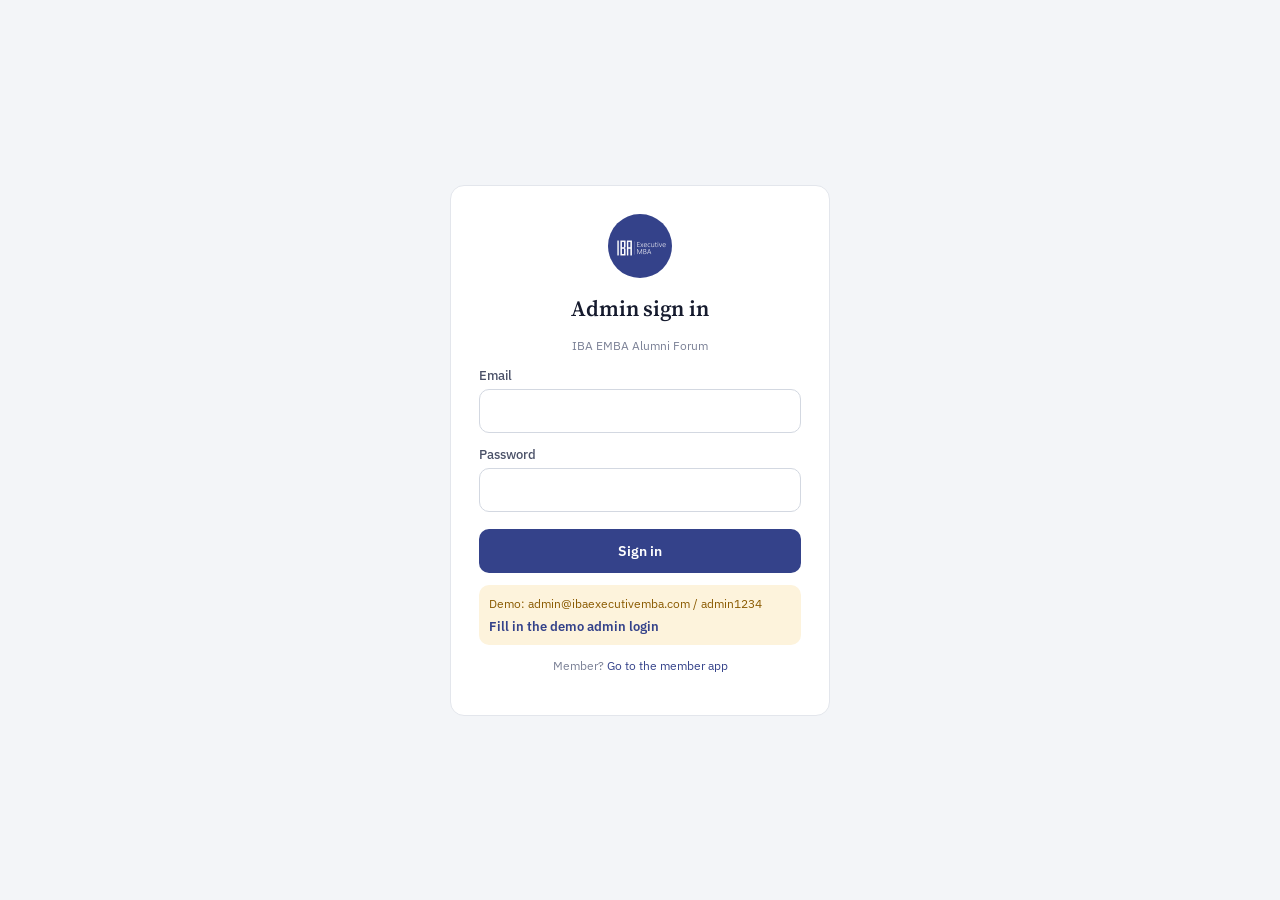
<file: admin.html>
<!doctype html>
<html lang="en">
<head>
  <meta charset="utf-8">
  <meta name="viewport" content="width=device-width, initial-scale=1">
  <title>Admin · IBA Executive Alumni Forum</title>
  <meta name="robots" content="noindex">
  <link rel="icon" href="assets/img/icon-192.png">
  <link rel="preconnect" href="https://fonts.googleapis.com">
  <link rel="preconnect" href="https://fonts.gstatic.com" crossorigin>
  <link href="https://fonts.googleapis.com/css2?family=IBM+Plex+Sans:wght@400;500;600&family=Source+Serif+4:opsz,wght@8..60,600;8..60,700&display=swap" rel="stylesheet">
  <link rel="stylesheet" href="assets/css/base.css">
  <link rel="stylesheet" href="assets/css/admin.css">
</head>
<body>
  <div id="admin"></div>
  <script src="assets/js/data.js"></script>
  <script src="assets/js/ui.js"></script>
  <script src="assets/js/admin.js"></script>
</body>
</html>
</file>
<file: assets/css/base.css>
:root {
  --blue: #34428A; --blue-600: #2B3876; --blue-50: #ECEEF6; --blue-100: #DCE0EF;
  --crimson: #B42329; --crimson-50: #FBECEC; --crimson-100: #F4D3D4;
  --green: #1E7B4F; --green-50: #E7F3EC; --amber: #8A5A00; --amber-50: #FDF3DC;
  --tint: #F3F5F8; --line: #E3E6EC; --line-2: #D3D8E1;
  --ink: #161B2E; --ink-2: #4A5168; --ink-3: #7B8196; --white: #fff;
  --serif: 'Source Serif 4', Georgia, serif; --sans: 'IBM Plex Sans', system-ui, -apple-system, 'Segoe UI', sans-serif;
  --r: 10px; --r-lg: 14px; --shadow: 0 8px 28px rgba(22, 27, 46, .12);
}
* { box-sizing: border-box; }
html, body { margin: 0; }
body { font: 14px/1.45 var(--sans); color: var(--ink); background: var(--white); -webkit-font-smoothing: antialiased; }
h1, h2, h3 { font-family: var(--serif); font-weight: 600; margin: 0; letter-spacing: -.01em; }
a { color: var(--blue); text-decoration: none; }
button, input, select, textarea { font: inherit; color: inherit; }
button { cursor: pointer; }
.sr { position: absolute; width: 1px; height: 1px; overflow: hidden; clip: rect(0 0 0 0); }
.muted { color: var(--ink-3); }
.small { font-size: 12px; }
.center { text-align: center; }
.row { display: flex; align-items: center; gap: 8px; }
.between { justify-content: space-between; }
.wrap { flex-wrap: wrap; }
.grow { flex: 1; min-width: 0; }
.stack > * + * { margin-top: 12px; }
.ico { width: 16px; height: 16px; flex: none; stroke: currentColor; fill: none; stroke-width: 1.8; stroke-linecap: round; stroke-linejoin: round; }
.ico.fill { fill: currentColor; stroke: none; }

/* buttons */
.btn { display: inline-flex; align-items: center; justify-content: center; gap: 6px; height: 44px; padding: 0 18px; border-radius: var(--r); border: 1px solid transparent; font-weight: 600; background: var(--blue); color: #fff; transition: background .15s, opacity .15s; white-space: nowrap; }
.btn:hover { background: var(--blue-600); }
.btn:disabled { opacity: .45; cursor: not-allowed; }
.btn.block { width: 100%; }
.btn.ghost { background: #fff; color: var(--ink); border-color: var(--line-2); }
.btn.ghost:hover { background: var(--tint); }
.btn.danger { background: var(--crimson); }
.btn.danger:hover { background: #9a1d22; }
.btn.danger-ghost { background: #fff; color: var(--crimson); border-color: var(--crimson); }
.btn.sm { height: 32px; padding: 0 12px; font-size: 13px; }
.btn.link { background: none; color: var(--blue); height: auto; padding: 0; border: 0; }

.pill { display: inline-flex; align-items: center; gap: 5px; height: 28px; padding: 0 10px; border-radius: 8px; border: 1px solid var(--line-2); background: #fff; font-size: 12.5px; color: var(--ink); white-space: nowrap; }
.pill:hover { background: var(--tint); }
.pill.wa { color: var(--green); border-color: #9CCDB3; }
.pill.wa:hover { background: var(--green-50); }
.pill.off { color: var(--ink-3); border-style: dashed; cursor: default; }
.pill .ico { width: 13px; height: 13px; }

.chip { display: inline-flex; align-items: center; gap: 4px; height: 30px; padding: 0 12px; border-radius: 999px; border: 1px solid var(--line-2); background: #fff; font-size: 13px; color: var(--ink-2); white-space: nowrap; }
.chip.on { background: var(--blue); color: #fff; border-color: var(--blue); }
.chip.blood.on { background: var(--crimson); border-color: var(--crimson); }
.tag { display: inline-flex; align-items: center; height: 22px; padding: 0 8px; border-radius: 6px; font-size: 11.5px; font-weight: 500; background: var(--tint); color: var(--ink-2); }
.tag.green { background: var(--green-50); color: var(--green); }
.tag.red { background: var(--crimson-50); color: var(--crimson); }
.tag.amber { background: var(--amber-50); color: var(--amber); }
.tag.blue { background: var(--blue-50); color: var(--blue); }

/* forms */
.field { display: block; }
.field > span { display: block; font-size: 12.5px; font-weight: 500; color: var(--ink-2); margin-bottom: 5px; }
.input, .select, .textarea { width: 100%; height: 44px; padding: 0 12px; border-radius: var(--r); border: 1px solid var(--line-2); background: #fff; outline: none; transition: border .15s, box-shadow .15s; }
.textarea { height: auto; min-height: 96px; padding: 10px 12px; resize: vertical; }
.input:focus, .select:focus, .textarea:focus { border-color: var(--blue); box-shadow: 0 0 0 3px var(--blue-50); }
.select { appearance: none; background: #fff url("data:image/svg+xml,%3Csvg xmlns='http://www.w3.org/2000/svg' width='12' height='12' fill='none' stroke='%234A5168' stroke-width='2'%3E%3Cpath d='M2 4l4 4 4-4'/%3E%3C/svg%3E") no-repeat right 12px center; padding-right: 32px; }
.hint { font-size: 12px; color: var(--ink-3); margin-top: 5px; }
.hint.ok { color: var(--green); } .hint.bad { color: var(--crimson); }
.check { display: flex; gap: 10px; align-items: flex-start; font-size: 13px; color: var(--ink-2); }
.check input { width: 18px; height: 18px; margin: 1px 0 0; accent-color: var(--blue); flex: none; }

.switch { position: relative; width: 40px; height: 24px; flex: none; }
.switch input { opacity: 0; width: 0; height: 0; }
.switch i { position: absolute; inset: 0; border-radius: 99px; background: var(--line-2); transition: .2s; cursor: pointer; }
.switch i::after { content: ''; position: absolute; left: 3px; top: 3px; width: 18px; height: 18px; border-radius: 50%; background: #fff; box-shadow: 0 1px 3px rgba(0,0,0,.2); transition: .2s; }
.switch input:checked + i { background: var(--blue); }
.switch input:checked + i::after { transform: translateX(16px); }
.switch input:focus-visible + i { box-shadow: 0 0 0 3px var(--blue-100); }

/* avatars */
.av { width: 40px; height: 40px; border-radius: 50%; display: grid; place-items: center; font-size: 13px; font-weight: 600; flex: none; background: var(--blue-50); color: var(--blue); overflow: hidden; letter-spacing: .02em; }
.av img { width: 100%; height: 100%; object-fit: cover; }
.av.lg { width: 76px; height: 76px; font-size: 22px; }
.av.sm { width: 28px; height: 28px; font-size: 10.5px; }
.av.c1 { background: #ECEEF6; color: #34428A; } .av.c2 { background: #F8EEDF; color: #8A5A00; } .av.c3 { background: #E7F3EC; color: #1E7B4F; }
.av.c4 { background: #F2ECF7; color: #6A3D8C; } .av.c5 { background: #FBECEC; color: #B42329; } .av.c6 { background: #E6F1F6; color: #1F6680; }

.card { border: 1px solid var(--line); border-radius: var(--r-lg); background: #fff; }

/* toast */
#toasts { position: fixed; left: 50%; bottom: 84px; transform: translateX(-50%); z-index: 100; display: grid; gap: 8px; width: min(420px, calc(100vw - 32px)); pointer-events: none; }
.toast { background: var(--ink); color: #fff; padding: 11px 14px; border-radius: var(--r); box-shadow: var(--shadow); font-size: 13px; animation: tin .2s ease-out; pointer-events: auto; }
.toast.err { background: var(--crimson); }
@keyframes tin { from { opacity: 0; transform: translateY(8px); } }
@keyframes spin { to { transform: rotate(360deg); } }
.spinner { width: 14px; height: 14px; border: 2px solid var(--line-2); border-top-color: var(--blue); border-radius: 50%; animation: spin .8s linear infinite; display: inline-block; }

/* platform brand badge (groups) */
.pbadge { width: 44px; height: 44px; border-radius: 50%; display: grid; place-items: center; flex: none; color: #fff; }
.pbadge .ico { width: 22px; height: 22px; stroke-width: 1.9; }
.pbadge.sm { width: 30px; height: 30px; } .pbadge.sm .ico { width: 16px; height: 16px; }
</file>
<file: assets/css/admin.css>
/* Admin panel: desktop layout with sidebar. */
body { background: var(--tint); }
.layout { display: grid; grid-template-columns: 232px 1fr; min-height: 100vh; }
.side { background: #fff; border-right: 1px solid var(--line); padding: 18px 12px; position: sticky; top: 0; height: 100vh; overflow-y: auto; }
.side .brand { display: flex; align-items: center; gap: 10px; padding: 4px 8px 18px; font-weight: 600; }
.side .brand img { width: 34px; height: 34px; border-radius: 50%; }
.side nav a { display: flex; align-items: center; gap: 10px; padding: 9px 10px; border-radius: 8px; color: var(--ink-2); margin-bottom: 2px; }
.side nav a .ico { color: var(--ink-3); }
.side nav a:hover { background: var(--tint); }
.side nav a.on { background: var(--blue-50); color: var(--blue); font-weight: 600; }
.side nav a.on .ico { color: var(--blue); }
.side nav .n { margin-left: auto; font-size: 12px; color: var(--ink-3); }
.side nav .badge { margin-left: auto; font-size: 11px; font-weight: 600; padding: 1px 7px; border-radius: 6px; background: var(--amber-50); color: var(--amber); }
.side nav .badge.red { background: var(--crimson-50); color: var(--crimson); }
.side .foot { margin-top: 24px; border-top: 1px solid var(--line); padding-top: 12px; font-size: 12.5px; }
.side .foot a, .side .foot button { display: block; padding: 6px 10px; color: var(--ink-2); background: none; border: 0; text-align: left; width: 100%; }
.main { padding: 26px 30px 40px; min-width: 0; }
.ph { display: flex; align-items: flex-start; gap: 12px; margin-bottom: 18px; flex-wrap: wrap; }
.ph h1 { font-size: 26px; }
.ph .grow > div { color: var(--ink-3); font-size: 13px; margin-top: 2px; }
.crumb { color: var(--ink-3); } .crumb a { color: var(--ink-3); }
.tiles { display: grid; grid-template-columns: repeat(5, minmax(0, 1fr)); gap: 12px; margin-bottom: 16px; }
.tile { background: #fff; border: 1px solid var(--line); border-radius: 12px; padding: 14px 16px; }
.tile b { font-family: var(--serif); font-size: 26px; display: block; line-height: 1.15; }
.tile span { font-size: 12.5px; color: var(--ink-2); display: block; }
.tile small { font-size: 11.5px; color: var(--ink-3); }
.tile small.up { color: var(--green); }
.tile.red b { color: var(--crimson); }
.grid2 { display: grid; grid-template-columns: minmax(0, 2fr) minmax(0, 1fr); gap: 14px; align-items: start; }
.grid3 { display: grid; grid-template-columns: minmax(0, 1.3fr) minmax(0, 1.3fr) minmax(0, 1fr); gap: 14px; align-items: start; }
.panel { background: #fff; border: 1px solid var(--line); border-radius: 12px; overflow: hidden; }
.panel > header { display: flex; align-items: center; justify-content: space-between; padding: 13px 16px; border-bottom: 1px solid var(--line); }
.panel > header h3 { font-family: var(--serif); font-size: 15.5px; }
.panel > header span { color: var(--ink-3); font-size: 12.5px; }
.panel .body { padding: 14px 16px; }
table { width: 100%; border-collapse: collapse; font-size: 13px; }
th { text-align: left; font-weight: 500; color: var(--ink-3); background: var(--tint); padding: 9px 12px; font-size: 12px; white-space: nowrap; }
td { padding: 10px 12px; border-top: 1px solid var(--line); vertical-align: middle; }
tr:hover td { background: #FAFBFC; }
.who { display: flex; align-items: center; gap: 10px; }
.who b { font-weight: 600; display: block; }
.who small { color: var(--ink-3); }
.bars .r { display: grid; grid-template-columns: 70px 1fr 30px; align-items: center; gap: 10px; padding: 5px 0; font-size: 12.5px; }
.bars .t { height: 7px; border-radius: 6px; background: var(--line); overflow: hidden; }
.bars .t i { display: block; height: 100%; background: var(--blue); border-radius: 6px; }
.bars .r span:last-child { text-align: right; color: var(--ink-3); }
.toolbar { display: flex; gap: 10px; align-items: center; flex-wrap: wrap; padding: 12px 14px; border-bottom: 1px solid var(--line); }
.toolbar .input, .toolbar .select { height: 36px; }
.seg { display: inline-flex; border: 1px solid var(--line-2); border-radius: 8px; overflow: hidden; }
.seg button { border: 0; background: #fff; padding: 0 12px; height: 34px; font-size: 13px; color: var(--ink-2); border-right: 1px solid var(--line-2); }
.seg button:last-child { border-right: 0; }
.seg button.on { background: var(--blue); color: #fff; }
.pager { display: flex; align-items: center; justify-content: space-between; padding: 12px 14px; border-top: 1px solid var(--line); font-size: 13px; color: var(--ink-3); }
.pager .pg { display: flex; gap: 4px; }
.pager .pg button { min-width: 32px; height: 30px; border: 1px solid var(--line-2); background: #fff; border-radius: 6px; font-size: 12.5px; }
.pager .pg button.on { background: var(--blue); color: #fff; border-color: var(--blue); }
.pager .pg button:disabled { opacity: .4; }
.kv { display: grid; grid-template-columns: 140px 1fr; gap: 0; font-size: 13px; }
.kv > * { padding: 8px 0; border-bottom: 1px solid var(--line); }
.kv > span { color: var(--ink-3); }
.kv > b { font-weight: 500; text-align: right; word-break: break-all; }
.kv .hid { display: block; font-size: 11px; color: var(--amber); font-weight: 500; }
.timeline { list-style: none; margin: 0; padding: 0; }
.timeline li { position: relative; padding: 0 0 14px 18px; font-size: 13px; }
.timeline li::before { content: ''; position: absolute; left: 0; top: 5px; width: 8px; height: 8px; border-radius: 50%; background: var(--blue); }
.timeline li::after { content: ''; position: absolute; left: 3.5px; top: 15px; bottom: 0; width: 1px; background: var(--line-2); }
.timeline li:last-child::after { display: none; }
.timeline small { display: block; color: var(--ink-3); }
.tabs { display: flex; gap: 2px; border-bottom: 1px solid var(--line); margin-bottom: 12px; }
.tabs button { border: 0; background: none; padding: 9px 14px; color: var(--ink-3); border-bottom: 2px solid transparent; font-weight: 500; }
.tabs button.on { color: var(--blue); border-color: var(--blue); }
.checkrow { display: flex; justify-content: space-between; align-items: center; padding: 9px 0; border-bottom: 1px solid var(--line); font-size: 13px; }
.checkrow b { font-family: var(--serif); font-size: 16px; margin-right: 8px; }
.emailprev { border: 1px solid var(--line); border-radius: 10px; padding: 16px; font-size: 13px; }
.emailprev h4 { font-family: var(--serif); font-size: 16px; margin: 0 0 4px; }
.progressbar { height: 6px; border-radius: 6px; background: var(--line); overflow: hidden; margin: 6px 0; }
.progressbar i { display: block; height: 100%; background: var(--green); transition: width .3s; }
.modal-bg { position: fixed; inset: 0; background: rgba(22,27,46,.45); z-index: 50; display: grid; place-items: center; padding: 16px; }
.modal { background: #fff; border-radius: 14px; width: min(520px, 100%); padding: 20px; box-shadow: var(--shadow); max-height: 90vh; overflow: auto; }
.modal h3 { font-size: 19px; margin-bottom: 10px; }
.login { min-height: 100vh; display: grid; place-items: center; padding: 16px; }
.login .card { width: min(380px, 100%); padding: 28px; }
#toasts { bottom: 24px; }
@media (max-width: 1100px) { .tiles { grid-template-columns: repeat(3, 1fr); } .grid2, .grid3 { grid-template-columns: 1fr; } }
@media (max-width: 760px) {
  .layout { grid-template-columns: 1fr; }
  .side { position: static; height: auto; padding: 10px; }
  .side nav { display: flex; overflow-x: auto; gap: 4px; }
  .side nav a { white-space: nowrap; }
  .side .foot { display: none; }
  .main { padding: 18px 16px; }
  .tiles { grid-template-columns: repeat(2, 1fr); }
  .panel { overflow-x: auto; }
}
.iconbtn.sm { width: 26px; height: 26px; border: 0; background: none; border-radius: 6px; display: grid; place-items: center; color: var(--ink-3); cursor: pointer; }
.iconbtn.sm:hover:not(:disabled) { background: var(--tint); color: var(--ink); }
.iconbtn.sm:disabled { opacity: .3; cursor: default; }
.pill .ico { width: 13px; height: 13px; }
</file>
